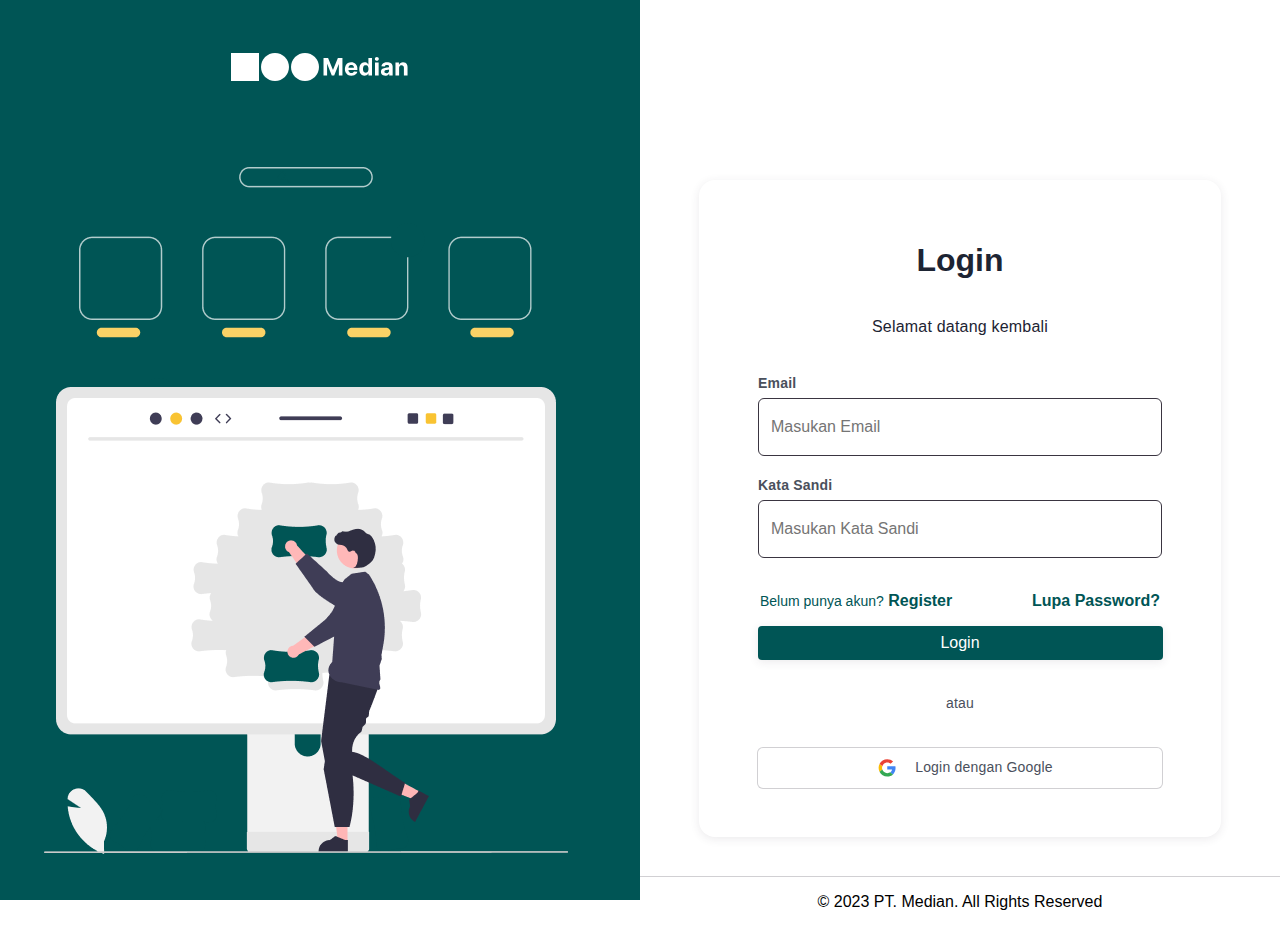
<file: index.html>
<!DOCTYPE html>
<html lang="en">

<head>
    <meta charset="UTF-8">
    <meta name="viewport" content="width=device-width, initial-scale=1.0">
    <link rel="stylesheet" href="styleLogin.css">
    <link rel="icon" href="/asset/Logo.svg">
    <title>Social Media Artikel Publishin/Login</title>
</head>

<body>
    <main>
        <div id="kiri">
            <img id="logo" src="/asset/Logo.svg" alt="Logo">
            <img id="illustrasi" src="/asset/Illustration.png" alt="Illustration">
        </div>

        <div id="kanan">
            <img id="logo2" src="/asset/Logo2.svg" alt="Logo">
            <div id="login">
                <div id="login-text">
                    <h3>Login</h3>
                    <p>Selamat datang kembali</p>
                </div>

                <div id="login-form-email">
                    <label for="email">Email</label>
                    <input type="text" placeholder="Masukan Email">
                </div>

                <div id="login-form-password">
                    <label for="password">Kata Sandi</label>
                    <input type="password" placeholder="Masukan Kata Sandi">
                </div>

                <div id="login-choice">
                    <p>Belum punya akun?<a href="#"> Register</a></p>
                    <p><a href="#">Lupa Password?</a></p>
                </div>

                <div id="login-button">
                    <button><a href="/homePage.html">Login</a></button>
                </div>

                <div id="login-atau">
                    <p>atau</p>
                </div>

                <div id="login-sosmed">
                    <img src="/asset/google.svg" alt="Google">
                    <p>Login dengan Google</p>
                </div>
            </div>

            <div id="footer">
                <p>© 2023 PT. Median. All Rights Reserved</p>
            </div>
        </div>
    </main>
</body>

</html>
</file>
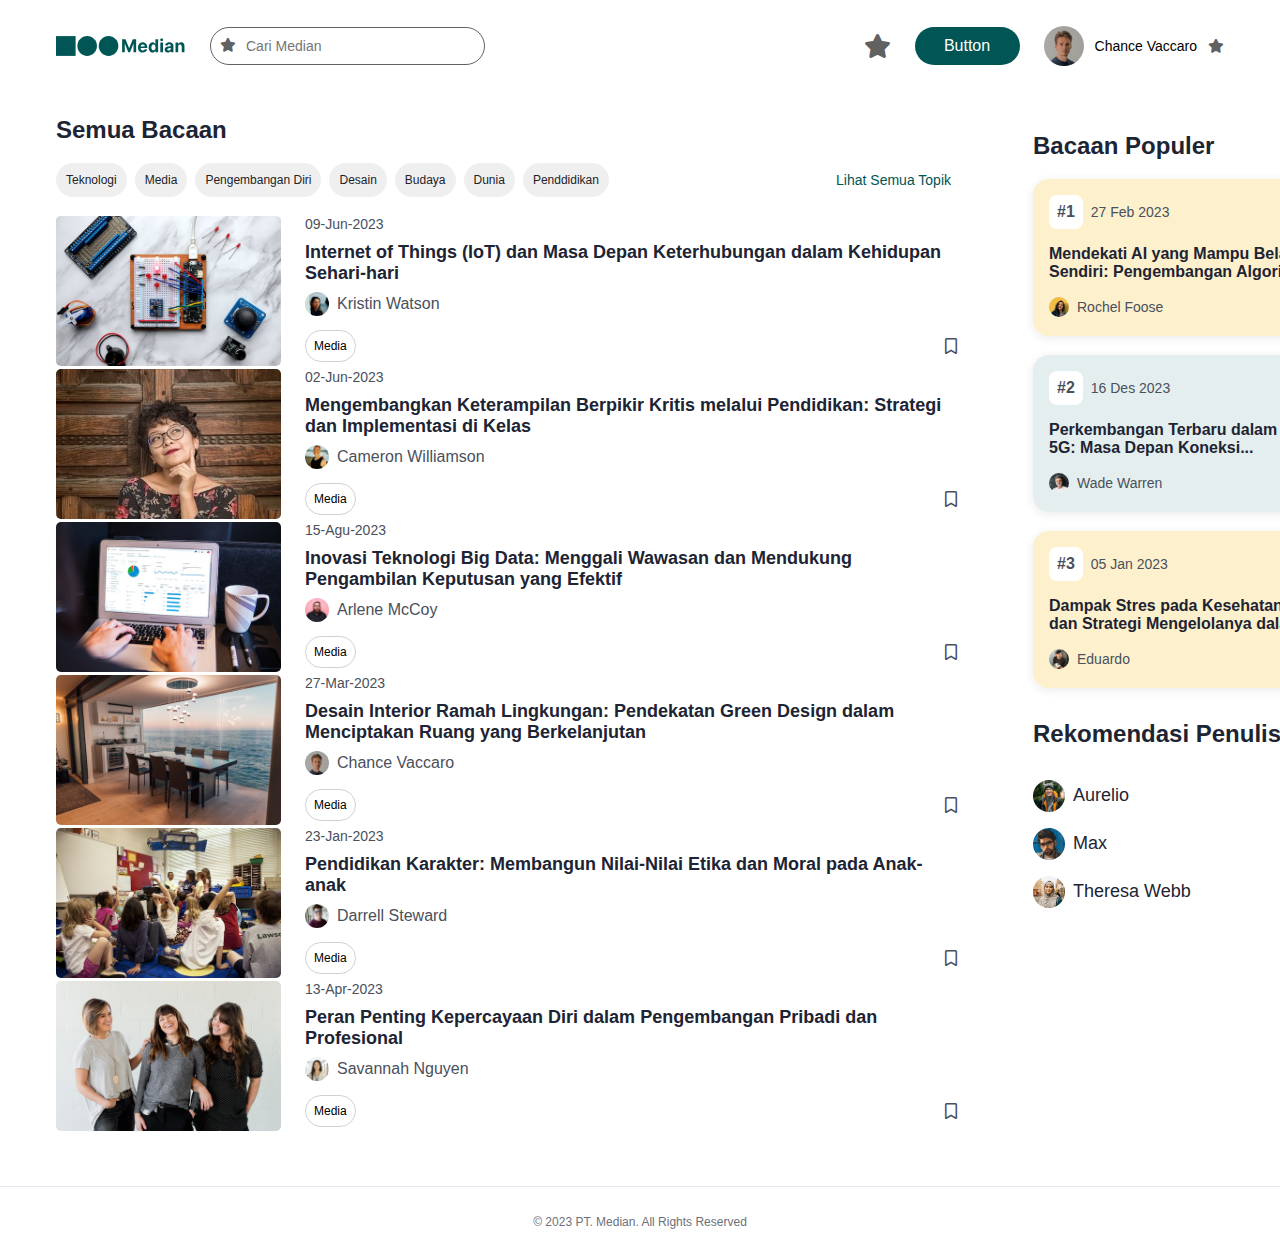
<file: homePage.html>
<!DOCTYPE html>
<html lang="en">

<head>
    <meta charset="UTF-8">
    <meta name="viewport" content="width=device-width, initial-scale=1.0">
    <title>Social Media Artikel Publishin/Home</title>
    <link rel="stylesheet" href="/styleHome.css">
    <link rel="icon" href="/asset/Logo.svg">
    <link rel="stylesheet" href="https://cdnjs.cloudflare.com/ajax/libs/font-awesome/6.0.0-beta3/css/all.min.css">
</head>

<body>
    <nav id="nav-1">
        <div id="logo-search">
            <img src="/asset/Logo2.svg" alt="Logo">
            <div id="logo-search-input">
                <i class="fa-solid fa-star fa-sm" id="search-star"></i>
                <input type="text" placeholder="Cari Median">
            </div>
        </div>
        <div id="profile-button">
            <i class="fa-solid fa-star fa-xl" id="profile-star1"></i>
            <button>Button</button>
            <i class="fa-solid fa-bell fa-xl" id="profile-bell"></i>
            <div id="profile-name">
                <img src="/asset/profile.png" alt="profile">
                <p id="profile-username">Chance Vaccaro</p>
                <i class="fa-solid fa-star fa-sm" id="profile-star2"></i>
            </div>
        </div>
    </nav>

    <main id="main-1">
        <!-- LEFT -->
        <div id="main-left">
            <h4 id="main-left-title">Semua Bacaan</h4>
            <div id="main-left-list">
                <ul>
                    <li><button>Teknologi</button></li>
                    <li><button>Media</button></li>
                    <li><button>Pengembangan Diri</button></li>
                    <li><button>Desain</button></li>
                    <li><button>Budaya</button></li>
                    <li><button>Dunia</button></li>
                    <li><button>Penddidikan</button></li>
                </ul>
                <button>Lihat Semua Topik</button>
            </div>
            <!-- CARD 1 -->
            <div id="main-card">
                <div id="main-left-card">
                    <img src="/asset/photoCard/photo-card1.jpeg" alt="photo-card1">
                    <div id="left-card-content">
                        <p id="left-card-date">09-Jun-2023</p>
                        <div id="left-card-title">
                            <div id="left-card-title-text">
                                <p>Internet of Things (IoT) dan Masa Depan Keterhubungan dalam Kehidupan Sehari-hari</p>
                            </div>
                            <div id="left-card-title-profile">
                                <img src="/asset/photoCard/profile/profile1.png" alt="profile1">
                                <p>Kristin Watson</p>
                            </div>
                        </div>
                        <div id="left-card-category">
                            <button>Media</button>
                            <i class="fa-regular fa-bookmark"></i>
                        </div>
                    </div>
                </div>

                <!-- CARD 2 -->
                <div id="main-left-card">
                    <img src="/asset/photoCard/photo-card2.jpeg" alt="photo-card2">
                    <div id="left-card-content">
                        <p id="left-card-date">02-Jun-2023</p>
                        <div id="left-card-title">
                            <div id="left-card-title-text">
                                <p>Mengembangkan Keterampilan Berpikir Kritis melalui Pendidikan: Strategi dan
                                    Implementasi
                                    di Kelas</p>
                            </div>
                            <div id="left-card-title-profile">
                                <img src="/asset/photoCard/profile/profile2.png" alt="profile2">
                                <p>Cameron Williamson</p>
                            </div>
                        </div>
                        <div id="left-card-category">
                            <button>Media</button>
                            <i class="fa-regular fa-bookmark"></i>
                        </div>
                    </div>
                </div>

                <!-- CARD 3 -->
                <div id="main-left-card">
                    <img src="/asset/photoCard/photo-card3.jpeg" alt="photo-card3">
                    <div id="left-card-content">
                        <p id="left-card-date">15-Agu-2023</p>
                        <div id="left-card-title">
                            <div id="left-card-title-text">
                                <p>Inovasi Teknologi Big Data: Menggali Wawasan dan Mendukung Pengambilan Keputusan yang
                                    Efektif</p>
                            </div>
                            <div id="left-card-title-profile">
                                <img src="/asset/photoCard/profile/profile3.png" alt="profile3">
                                <p>Arlene McCoy</p>
                            </div>
                        </div>
                        <div id="left-card-category">
                            <button>Media</button>
                            <i class="fa-regular fa-bookmark"></i>
                        </div>
                    </div>
                </div>

                <!-- CARD 4 -->
                <div id="main-left-card">
                    <img src="/asset/photoCard/photo-card4.jpeg" alt="photo-card4">
                    <div id="left-card-content">
                        <p id="left-card-date">27-Mar-2023</p>
                        <div id="left-card-title">
                            <div id="left-card-title-text">
                                <p>Desain Interior Ramah Lingkungan: Pendekatan Green Design dalam Menciptakan Ruang
                                    yang
                                    Berkelanjutan</p>
                            </div>
                            <div id="left-card-title-profile">
                                <img src="/asset/photoCard/profile/profile4.png" alt="profile4">
                                <p>Chance Vaccaro</p>
                            </div>
                        </div>
                        <div id="left-card-category">
                            <button>Media</button>
                            <i class="fa-regular fa-bookmark"></i>
                        </div>
                    </div>
                </div>

                <!-- CARD 5 -->
                <div id="main-left-card">
                    <img src="/asset/photoCard/photo-card5.jpeg" alt="photo-card5">
                    <div id="left-card-content">
                        <p id="left-card-date">23-Jan-2023</p>
                        <div id="left-card-title">
                            <div id="left-card-title-text">
                                <p>Pendidikan Karakter: Membangun Nilai-Nilai Etika dan Moral pada Anak-anak</p>
                            </div>
                            <div id="left-card-title-profile">
                                <img src="/asset/photoCard/profile/profile5.png" alt="profile5">
                                <p>Darrell Steward</p>
                            </div>
                        </div>
                        <div id="left-card-category">
                            <button>Media</button>
                            <i class="fa-regular fa-bookmark"></i>
                        </div>
                    </div>
                </div>

                <!-- CARD 6 -->
                <div id="main-left-card">
                    <img src="/asset/photoCard/photo-card6.jpeg" alt="photo-card6">
                    <div id="left-card-content">
                        <p id="left-card-date">13-Apr-2023</p>
                        <div id="left-card-title">
                            <div id="left-card-title-text">
                                <p>Peran Penting Kepercayaan Diri dalam Pengembangan Pribadi dan Profesional</p>
                            </div>
                            <div id="left-card-title-profile">
                                <img src="/asset/photoCard/profile/profile6.png" alt="profile6">
                                <p>Savannah Nguyen</p>
                            </div>
                        </div>
                        <div id="left-card-category">
                            <button>Media</button>
                            <i class="fa-regular fa-bookmark"></i>
                        </div>
                    </div>
                </div>
            </div>
        </div>

        <!-- RIGHT -->
        <div id="main-right">

            <!-- BACAAN POPULER -->
            <div id="main-right-list">
                <h4 id="list-title">Bacaan Populer</h4>

                <!-- CARD 1 -->
                <div id="frame-card">
                    <div id="list-card">
                        <div id="list-card-date">
                            <p id="card-number">#1</p>
                            <p id="card-date">27 Feb 2023</p>
                        </div>
                        <p id="list-card-title">Mendekati AI yang Mampu Belajar Sendiri: Pengembangan Algoritma...</p>
                        <div id="list-card-profile">
                            <img src="/asset/photoCard/profile/profile7.png" alt="profile7">
                            <p>Rochel Foose</p>
                        </div>
                    </div>
                </div>

                <!-- CARD 2 -->
                <div id="frame-card2">
                    <div id="list-card">
                        <div id="list-card-date">
                            <p id="card-number">#2</p>
                            <p id="card-date">16 Des 2023</p>
                        </div>
                        <p id="list-card-title">Perkembangan Terbaru dalam Teknologi 5G: Masa Depan Koneksi...</p>
                        <div id="list-card-profile">
                            <img src="/asset/photoCard/profile/profile8.png" alt="profile8">
                            <p>Wade Warren</p>
                        </div>
                    </div>
                </div>

                <!-- CARD 3 -->
                <div id="frame-card">
                    <div id="list-card">
                        <div id="list-card-date">
                            <p id="card-number">#3</p>
                            <p id="card-date">05 Jan 2023</p>
                        </div>
                        <p id="list-card-title">Dampak Stres pada Kesehatan Mental dan Strategi Mengelolanya dalam...
                        </p>
                        <div id="list-card-profile">
                            <img src="/asset/photoCard/profile/profile9.png" alt="profile9">
                            <p>Eduardo</p>
                        </div>
                    </div>
                </div>
            </div>

            <!-- RECENT -->
            <div id="main-right-recent">
                <h4 id="recent-title">Rekomendasi Penulis</h4>

                <div id="list-recent">
                    <!-- CARD 1 -->
                    <div id="recent-card">
                        <div id="recent-card-profile">
                            <img src="/asset/photoCard/profile/profile10.png" alt="profile10" />
                            <p>Aurelio</p>
                        </div>
                        <button>Lihat Profile</button>
                    </div>

                    <!-- CARD 2 -->
                    <div id="recent-card">
                        <div id="recent-card-profile">
                            <img src="/asset/photoCard/profile/profile11.png" alt="profile11" />
                            <p>Max</p>
                        </div>
                        <button>Lihat Profile</button>
                    </div>

                    <!-- CARD 3 -->
                    <div id="recent-card">
                        <div id="recent-card-profile">
                            <img src="/asset/photoCard/profile/profile12.png" alt="profile12" />
                            <p>Theresa Webb</p>
                        </div>
                        <button>Lihat Profile</button>
                    </div>
                </div>
            </div>
        </div>
    </main>

    <!-- RESPONSIVE -->
    <!-- NAV -->
    <nav id="nav-2">
        <div id="nav2-atas">
            <div id="nav2-logo-search">
                <img src="/asset/Logo2.svg" alt="Logo">
            </div>
            <div id="nav2-profile">
                <i class="fa-solid fa-bell fa-lg" id="nav2-profile-bell"></i>
                <img src="/asset/profile.png" alt="profile">
            </div>
        </div>

        <div id="nav2-bawah">
            <div id="nav2-bawah-search">
                <i class="fa-solid fa-magnifying-glass fa-sm"></i>
                <input id="nav2-input" type="text" placeholder="Cari Bacaan">
            </div>
            <div id="nav2-list">
                <ul>
                    <li><button>Teknologi</button></li>
                    <li><button>Media</button></li>
                    <li><button>Pengembangan Diri</button></li>
                    <li><button>Desain</button></li>
                    <li><button>Budaya</button></li>
                    <li><button>Dunia</button></li>
                    <li><button id="nav2-list-button">Lihat Semua Topik</button></li>
                </ul>
            </div>
        </div>
    </nav>

    <!-- MAIN -->
    <main id="main-2">
        <div id="main2-bacaanpop">
            <h4 id="main2-bacaanpop-title">Bacaan Populer</h4>

            <!-- CARD 1 -->
            <div id="bacaanpop-card">
                <div id="bacaanpop-list-card">
                    <div id="bacaanpop-list-card-date">
                        <p id="bacaanpop-card-number">#1</p>
                        <p id="bacaanpop-card-date">27 Feb 2023</p>
                    </div>
                    <p id="bacaanpop-list-card-title">Mendekati AI yang Mampu Belajar Sendiri: Pengembangan Algoritma...
                    </p>
                    <div id="bacaanpop-list-card-profile">
                        <img src="/asset/photoCard/profile/profile7.png" alt="profile7">
                        <p>Rochel Foose</p>
                    </div>
                </div>
            </div>

            <!-- CARD 2 -->
        </div>

        <div id="main2-semuabacaan">
            <h4 id="main2-semuabacaan-title">Semua Bacaan</h4>
            <!-- CARD 1 -->
            <div id="main2-semuabacaan-card">
                <div id="semuabacaan-card">
                    <img src="/asset/photoCard/photo-card1.jpeg" alt="photo-card1">
                    <div id="semuabacaan-card-content">
                        <p id="semuabacaan-card-date">09-Jun-2023</p>
                        <div id="semuabacaan-card-title">
                            <div id="semuabacaan-card-title-text">
                                <p>Internet of Things (IoT) dan Masa Depan Keterhubungan dalam Kehidupan Sehari-hari</p>
                            </div>
                            <div id="semuabacaan-card-title-profile">
                                <img src="/asset/photoCard/profile/profile1.png" alt="profile1">
                                <p>Kristin Watson</p>
                            </div>
                        </div>
                        <div id="semuabacaan-card-category">
                            <button>Media</button>
                            <i class="fa-regular fa-bookmark"></i>
                        </div>
                    </div>
                </div>
            </div>
        </div>

        <div id="main2-rekomendasi">
            <h4 id="main2-rekomendasi-title">Rekomendasi Penulis</h4>

            <div id="main2-rekomendasi-list-recent">
                <!-- CARD 1 -->
                <div id="main2-rekomendasi-recent-card">
                    <div id="main2-rekomendasi-recent-card-profile">
                        <img src="/asset/photoCard/profile/profile10.png" alt="profile10" />
                        <p>Aurelio</p>
                    </div>
                    <button>Lihat Profile</button>
                </div>
            </div>
        </div>
    </main>

    <!-- FOOTER -->
    <footer id="footer-1">
        <p>© 2023 PT. Median. All Rights Reserved</p>
    </footer>

</body>

</html>
</file>
<file: styleLogin.css>
body {
    margin: 0;
    padding: 0;
    font-family: 'Montserrat', sans-serif;
}

main {
    display: flex;
}

#kiri {
    width: 50%;
    height: 100vh;
    background-color: #005555;
    display: flex;
    flex-direction: column;
    align-items: center;
    justify-content: center;
    gap: 80px;
}

#logo {
    width: 178px;
    height: 40px;
}

#illustrasi {
    width: 552px;
    height: 687px;
}

#kanan {
    width: 50%;
    height: 100vh;
    background-color: #ffffff;
    display: flex;
    flex-direction: column;
    align-items: center;
    justify-content: space-between;
}

#logo2 {
    display: none;
}

#login {
    display: flex;
    flex-direction: column;
    align-items: center;
    justify-content: center;
    gap: 20px;
    background-color: #ffffff;
    box-shadow: 0px 2px 10px 0px #3A35411A;
    border-radius: 16px;
    padding: 48px;
    margin-top: 180px;
    width: 426px;
    height: 565px;
}

#login-text {
    display: flex;
    flex-direction: column;
    align-items: center;
    justify-content: center;
    gap: 8px;
}

#login-text h3 {
    font-size: 32px;
    font-weight: 700;
    color: #1D2433;
    line-height: 0px;
}

#login-text p {
    font-size: 16px;
    font-weight: 400;
    color: #1D2433;
    line-height: 22.4px;
    letter-spacing: 0.2px;
}

#login-form-email,
#login-form-password {
    display: flex;
    flex-direction: column;
    align-items: flex-start;
    justify-content: center;
    gap: 4px;
}

#login-form-email label,
#login-form-password label {
    font-size: 14px;
    font-weight: 600;
    color: #4A505C;
    line-height: 19.6px;
    letter-spacing: 0.2px;
}

#login-form-email input,
#login-form-password input {
    width: 378px;
    height: 32px;
    border-radius: 6px;
    padding: 12px;
    border: 1px solid #3A3541;
    background-color: transparent;
    font-size: 16px;
    font-weight: 400;
    color: #4A505C;
}

#login-choice {
    display: flex;
    flex-direction: row;
    width: 400px;
    height: 28px;
    justify-content: space-between;
    font-size: 14px;
    font-weight: 400;
    color: #005555;
}

#login-choice p a {
    text-decoration: none;
    color: #005555;
    font-size: 16px;
    font-weight: bold;
}

#login-button button {      
    width: 405px;   
    height: auto;
    padding: 8px;
    border-radius: 4px;
    border: none;
    background-color: #005555;  
    font-size: 16px;
    font-weight: 500;
    color: #ffffff;
    box-shadow: 0px 2px 10px 0px #3A35411A;
}

#login-button button a {
    text-decoration: none;
    color: #ffffff;
}

#login-atau {
    display: flex;
    flex-direction: row;
    align-items: center;
    justify-content: center;
    gap: 8px;
}

#login-atau p {
    font-size: 14px;
    font-weight: 400;
    color: #4A505C;
    line-height: 19.6px;
    letter-spacing: 0.2px;
}

#login-sosmed {
    width: 404px;
    height: 40px;
    display: flex;
    flex-direction: row;
    align-items: center;
    justify-content: center;
    gap: 8px;
    background-color: #ffffff;
    border-radius: 6px;
    border: 1px solid #3A35413B
}

#login-sosmed p {
    font-size: 14px;
    font-weight: 400;
    color: #4A505C;
    line-height: 19.6px;
    letter-spacing: 0.2px;
}

#footer {
    width: 100%;
    display: flex;
    justify-content: center;
    border-top: 1px solid #3A35413B;
    margin-top: 6%;
}

@media screen and (max-width: 768px) {
    #kiri {
        display: none;
    }

    #kanan {
        width: 100%;
        height: 100vh;
    }

    #logo2 {
        margin-top: 100px;
        display: block;
        width: 146px;
        height: 40px;
    }

    #login {
        margin-top: 0px;
        padding: 24px;
        width: 320px;
        height: 426px;
        gap: 10px;
    }
    
    #login-text h3 {
        font-size: 18px;
    }
    
    #login-text p {
        font-size: 11px;
    }

    #login-form-email,
    #login-form-password {
        width: 272px;
    }
    
    #login-form-email label,
    #login-form-password label {
        font-size: 12px;
    }
    
    #login-form-email input,
    #login-form-password input {
        width: 246px;
        height: 18px;
        font-size: 11px;
    }
    
    #login-choice {
        width: 272px;
        font-size: 10px;
    }
    
    #login-choice p a {
        font-size: 10px;
    }
    
    #login-button button {      
        width: 272px;   
    }

    #login-atau p {
        font-size: 11px;
    }
    
    #login-sosmed {
        width: 272px;
    }
    
    #login-sosmed p {
        font-size: 11px;
    }

    #footer {
        width: 100%;
        display: flex;
        justify-content: center;
        border-top: 1px solid #3A35413B;
        margin-top: 0;
    }

    #footer p {
        font-size: 12px;
    }
}
</file>
<file: styleHome.css>
body {
    margin: 0;
    padding: 0;
    font-family: 'Montserrat', sans-serif;
}

/* NAVBAR */
#nav-1 {
    display: flex;
    justify-content: space-between;
    padding-left: 56px;
    padding-right: 56px;
    padding-top: 24px;
    padding-bottom: 24px;
}

#logo-search {
    display: flex;
    align-items: center;
    gap: 24px;
}

#logo-search img {
    width: 130px;
    height: auto;
}

#logo-search-input {
    position: relative;
    width: 100%;
    max-width: 400px;
}

#logo-search-input input {
    width: 100%;
    padding: 10px 10px 10px 35px;
    border-radius: 24px;
    border: 1px solid #616161;
    font-size: 14px;
}

#search-star {
    position: absolute;
    left: 10px;
    top: 47%;
    transform: translateY(-50%);
    pointer-events: none;
    color: #616161;
}

#profile-button {
    display: flex;
    align-items: center;
    gap: 24px;
}

#profile-star1 {
    color: #616161;
}

#profile-button button {
    width: 105px;
    height: 38px;
    border: none;
    border-radius: 24px;
    font-size: 16px;
    color: #ffffff;
    background-color: #005555;
}

#profile-name {
    display: flex;
    align-items: center;
    gap: 11px;
}

#profile-bell {
    color: #005555;
    display: none;
}

#profile-button img {
    width: 40px;
    height: 40px;
    border-radius: 50%;
}

#profile-username {
    font-size: 14px;
}

#profile-star2 {
    color: #616161;
}

/* MAIN */
#main-1 {
    display: flex;
    justify-content: space-between;
    padding-left: 56px;
    padding-right: 56px;
    padding-top: 24px;
    padding-bottom: 24px;
    gap: 60px;
}

/* LEFT */
#main-left {
    display: flex;
    flex-direction: column;
    align-items: start;
    gap: 19px;
    width: 901px;
}

#main-left-title {
    font-size: 24px;
    font-weight: 700;
    color: #1D2433;
    margin: 0;
    margin-bottom: 0;
}

#main-left-input {
    display: none;
}

#main-left-list {
    display: flex;
    justify-content: space-between;
    width: 901px;
}

#main-left-list ul {
    display: flex;
    gap: 8px;
    padding: 0;
    margin-top: 0;
    margin-bottom: 0;
}

#main-left-list ul li {
    list-style: none;
}

#main-left-list ul li button {
    padding: 10px;
    border-radius: 24px;
    border: none;
    background-color: #3A354114;
    font-size: 12px;
    color: #222325;
}

#main-left-list button {
    border-radius: 4px;
    border: none;
    background-color: transparent;
    font-size: 14px;
    font-weight: 500;
    color: #005555;
}

/* CARD */
#main-left-card {
    display: flex;
    width: 901px;
    height: 153px;
    gap: 24px;
}

#main-left-card img {
    width: 225px;
    height: 150px;
    border-radius: 5px;
}

#left-card-content {
    display: flex;
    flex-direction: column;
    width: 652px;
    height: 153px;
    gap: 10px;
}

#left-card-date {
    margin-top: 0;
    margin-bottom: 0;
    font-size: 14px;
    color: #4A505C;
}

#left-card-title {
    display: flex;
    flex-direction: column;
    gap: 8px;
}

#left-card-title-text p {
    font-size: 18px;
    font-weight: 600;
    margin-top: 0;
    margin-bottom: 0;
    color: #1D2433;
}

#left-card-title-profile {
    display: flex;
    align-items: center;
    gap: 8px;
}

#left-card-title-profile img {
    width: 24px;
    height: 24px;
    border-radius: 50%;
    margin-top: 0;
    margin-bottom: 0;
}

#left-card-title-profile p {
    font-size: 16px;
    color: #4A505C;
    margin-top: 0;
    margin-bottom: 0;
}

#left-card-category {
    display: flex;
    justify-content: space-between;
    align-items: center;
    padding-top: 4px;
    padding-bottom: 4px;
}

#left-card-category button {
    font-size: 12px;
    border: 1px solid #3A35413B;
    background-color: transparent;
    border-radius: 24px;
    padding: 8px;
}

#left-card-category i {
    color: #4A505C;
}

/* RIGHT */
#main-right {
    width: 367px;
    height: 763px;
    padding: 16px;
    gap: 24px;
}

/* BACAAN POPULER */
#main-right-list {
    display: flex;
    flex-direction: column;
    gap: 19px;
}

#list-title {
    font-size: 24px;
    font-weight: 700;
    color: #1D2433;
    margin: 0;
}

/* CARD */
#frame-card {
    background-color: #FDF0CC;
    box-shadow: 0px 2px 10px 0px #3A35411A;
    padding: 16px;
    border-radius: 16px;
    width: 335px;
    height: 125px;
}

#frame-card2 {
    background-color: #E5EEEE;
    box-shadow: 0px 2px 10px 0px #3A35411A;
    padding: 16px;
    border-radius: 16px;
    width: 335px;
    height: 125px;
}

#list-card {
    gap: 8px;
    width: 320px;
    height: 114px;
}

#list-card-date {
    display: flex;
    flex-direction: row;
    align-items: center;
    gap: 8px;
}

#card-number {
    background-color: #FFFFFF;
    border-radius: 8px;
    padding: 8px;
    margin: 0;
    font-size: 16px;
    font-weight: 700;
    color: #4A505C;
}

#card-date {
    margin: 0;
    font-size: 14px;
    font-weight: 400;
    color: #4A505C;
}

#list-card-title {
    font-size: 16px;
    font-weight: 600;
    color: #1D2433;
}

#list-card-profile {
    display: flex;
    flex-direction: row;
    align-items: center;
    gap: 8px;
}

#list-card-profile img {
    width: 20px;
    height: 20px;
    border-radius: 50%;
    margin: 0;
}

#list-card-profile p {
    font-size: 14px;
    font-weight: 500;
    color: #4A505C;
    margin: 0;
}

/* RECENT */
#main-right-recent {
    display: flex;
    flex-direction: column;
    gap: 32px;
}

#recent-title {
    font-size: 24px;
    font-weight: 700;
    color: #1D2433;
    margin-bottom: 0;
}

/* CARD */
#list-recent {
    display: flex;
    flex-direction: column;
    gap: 16px;
}

/* CARD 1 */
#recent-card {
    display: flex;
    justify-content: space-between;
    align-items: center;
}

#recent-card-profile {
    display: flex;
    flex-direction: row;
    align-items: center;
    gap: 8px;
}

#recent-card-profile img {
    width: 32px;
    height: 32px;
    border-radius: 50%;
    margin: 0;
}

#recent-card-profile p {
    font-size: 18px;
    font-weight: 500;
    color: #1D2433;
    margin: 0;
}

#recent-card button {
    border: 1px solid #005555;
    border-radius: 24px;
    background-color: transparent;
    color: #005555;
    font-size: 12px;
    font-weight: 600;
    width: 119px;
    height: 32px;
    padding-left: 22px;
    padding-right: 22px;
}

/* FOOTER */
#footer-1 {
    border-top: 1px solid #E1E6EF;
    margin-top: 28px;
    text-align: center;
    padding-top: 16px;
    padding-bottom: 16px;
}

#footer-1 p {
    font-size: 12px;
    font-weight: 500;
    color: #6C717A;
}

#nav-2 {
    display: none;
}

#main-2 {
    display: none;
}

/* RESPONSIVE */
@media screen and (max-width: 576px) {
    #nav-1 {
        display: none;
    }

    #main-1 {
        display: none;
    }

    /* NAVBAR */
    #nav-2 {
        display: flex;
        flex-direction: column;
        gap: 24px;
    }

    #nav2-atas {
        display: flex;
        flex-direction: row;
        justify-content: space-between;
        align-items: center;
        padding-left: 20px;
        padding-right: 20px;
        padding-top: 10px;
        padding-bottom: 10px;
        border-bottom: 1px solid #E1E6EF;
    }

    #nav2-logo-search img {
        width: 102px;
        height: 28px;
    }

    #nav2-profile {
        display: flex;
        flex-direction: row;
        align-items: center;
        gap: 14px;
    }

    #nav2-profile-bell {
        color: #005555;
    }

    #nav2-profile img {
        width: 32px;
        height: 32px;
        border-radius: 50%;
    }

    #nav2-bawah {
        display: flex;
        flex-direction: column;
        align-items: center;
        padding-left: 20px;
        padding-right: 20px;
        gap: 9px;
    }

    #nav2-bawah-search i {
        position: absolute;
        top: 99.5px;
        left: 38px;
        color: #6C717A;
    }

    #nav2-input {
        width: 320px;
        height: 42px;
        border-radius: 8px;
        border: 1px solid #E0E0E0;
        background-color: transparent;
        font-size: 12px;
        color: #6C717A;
        padding-left: 48px;
        padding-right: 16px;
    }

    #nav2-list {
        display: flex;
        flex-direction: row;
        width: 385px;
        white-space: nowrap;
        overflow-x: auto;
    }

    #nav2-list ul {
        display: flex;
        gap: 8px;
        padding: 0;
        margin-top: 0;
        margin-bottom: 0;
    }

    #nav2-list ul li {
        list-style: none;
    }

    #nav2-list ul li button {
        width: max-content;
        padding: 8px;
        border-radius: 16px;
        border: 1px solid #E0E0E0;
        background-color: #F8F9FC;
        font-size: 10px;
        color: #222325;
    }

    #nav2-list-button {
        width: max-content;
        border: none;
        background-color: transparent;
        font-size: 10px;
        font-weight: 500;
        color: #005555;
    }
}
</file>
